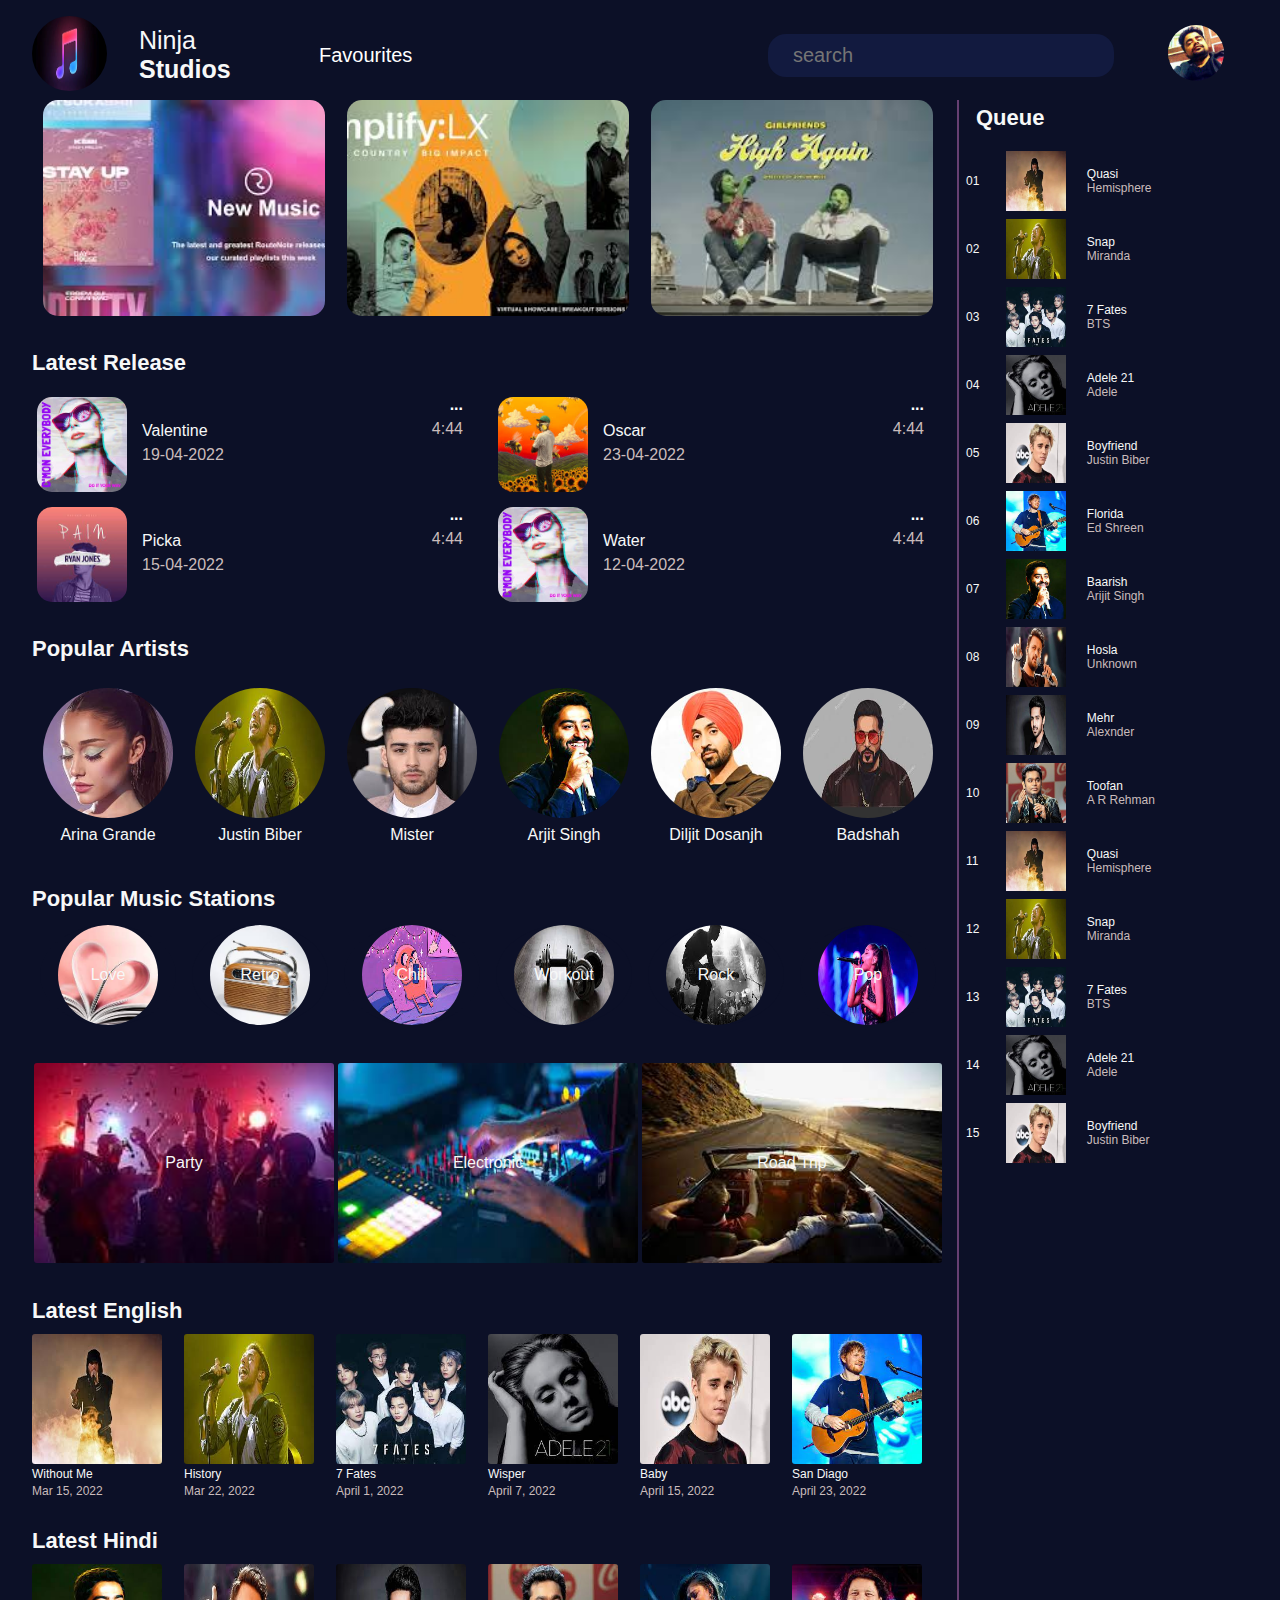
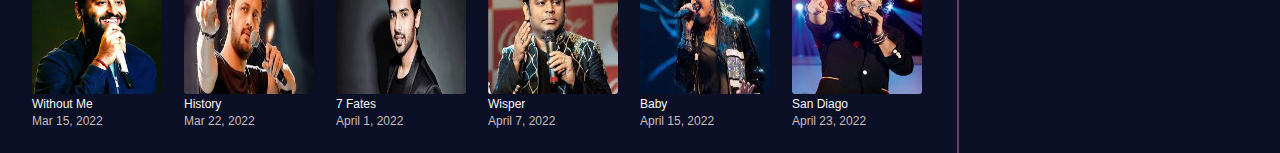
<file: index.html>
<!DOCTYPE html>
<html lang="en">

<head>
    <meta charset="UTF-8">
    <meta http-equiv="X-UA-Compatible" content="IE=edge">
    <meta name="viewport" content="width=device-width, initial-scale=1.0">
    <link rel="stylesheet" href="https://cdnjs.cloudflare.com/ajax/libs/font-awesome/6.1.1/css/all.min.css"
        integrity="sha512-KfkfwYDsLkIlwQp6LFnl8zNdLGxu9YAA1QvwINks4PhcElQSvqcyVLLD9aMhXd13uQjoXtEKNosOWaZqXgel0g=="
        crossorigin="anonymous" referrerpolicy="no-referrer" />
    <link rel="stylesheet" href="index.css">
    <title>Document</title>
</head>

<body>
    <div class="container">
        <!-- NAV BAR -->
        <section class="nav-bar">
            <div class="logo">
                <img src="./images/logo3.jpg" alt="Logo" class="logo-img">
            </div>
            <div class="name">
                <p id="first-name">Ninja</p>
                <p id="last-name">Studios</p>
            </div>
            <div class="favourite">
                <a href="#">Favourites</a>
            </div>
            <div class="search-box">
                <div class="search-box-content">
                    <i class="fa-solid fa-magnifying-glass magnifying-glass"></i>
                    <input type="text " placeholder="search">
                    <i class="fa-solid fa-microphone microphone"></i>
                </div>
            </div>
            <div class="bell-icon"><i class="fa-solid fa-bell fa-1.5x"></i></div>
            <div class="profile-image-container">
                <div class="profile-image">
                    <img src="./images/yogi.jpg" alt="image">
                </div>
            </div>
        </section>
        <!-- main container : conatining main section and aside bar for quese -->
        <div class="main-container">
            <div class="main">
                <!-- New Releases -->
                <section class="new-releases">
                    <div>
                        <img class="cover-images" src="./images/cover1.jpg" alt="cover1">
                    </div>
                    <div>
                        <img class="cover-images" src="./images/cover2.jpg" alt="cover2">
                    </div>
                    <div>
                        <img class="cover-images" src="./images/cover3.jpg" alt="cover3">
                    </div>
                </section>
                <!-- Latest Releases -->
                <section class="latest-releases">
                    <h3 class="color-white">Latest Release</h3>
                    <div class="latest-songs">
                        <div class="song-info">
                            <div class="song-image">
                                <a href="#now-playing"> <img class="resize-song-image" src="./images/song-image.jpg"
                                        alt=""></a>
                            </div>
                           
                            <div class="song-name">
                                <p class="color-white">Valentine</p>
                                <p class="color-grey"> 19-04-2022</p>
                            </div>
                            <div class="add-info">
                                <a href="#add-info-lightbox"><p class="three-dots">...</p></a> 
                                <p class="color-grey">4:44</p>
                            </div>
                        </div>
                        <div class="song-info">
                            <div class="song-image">
                                <a href="#now-playing"> <img class="resize-song-image" src="./images/song-image2.jpg"
                                    alt=""></a>
                            </div>
                            <div class="song-name">
                                <p class="color-white">Oscar</p>
                                <p class="color-grey"> 23-04-2022</p>
                            </div>
                            <div class="add-info">
                                <a href="#add-info-lightbox"><p class="three-dots">...</p></a> 
                                <p class="color-grey">4:44</p>
                            </div>
                        </div>
                        <div class="song-info">
                            <div class="song-image">
                                <a class="color-white" href="#now-playing"> <img class="resize-song-image" src="./images/song-image3.jpg"
                                    alt=""></a>
                            </div>
                            <div class="song-name">
                                <p class="color-white">Picka</p>
                                <p class="color-grey"> 15-04-2022</p>
                            </div>
                            <div class="add-info">
                                <a href="#add-info-lightbox"><p class="three-dots">...</p></a> 
                                <p class="color-grey">4:44</p>
                            </div>
                        </div>
                        <div class="song-info">
                            <div class="song-image">
                                <a href="#now-playing"> <img class="resize-song-image" src="./images/song-image.jpg"
                                    alt=""></a>
                            </div>
                            <div class="song-name">
                                <p class="color-white">Water</p>
                                <p class="color-grey"> 12-04-2022</p>
                            </div>
                            <div class="add-info">
                               <a href="#add-info-lightbox"><p class="three-dots">...</p></a> 
                                <p class="color-grey">4:44</p>
                            </div>
                        </div>
                    </div>
                    <!-- additional info lightbox in latest releases section. It shows up when ... is clicked -->

                    <div id="add-info-lightbox">
                        <div class="add-info-container">
                            <div class="color-white" >Play Now   </div>
                            <div class="color-white" >Add To Queue</div>
                            <div class="color-white" >Add To Favourites</div>
                            <div  ><a class="close" href="#"><h3 class="color-white" >X</h3></a></div>
                        </div>
                    </div>

                     <!-- bottom music playing bar -->
                     <div id="now-playing" class="color-white">
                        <div class="left-cell bg-transparent">
                            <div class="left-cell-img">
                                <img class="left-cell-img-resize" src="./images/honey.jpg" alt="">

                            </div>
                            <div class="left-cell-info bg-transparent">
                                <p class="color-white bg-transparent">Hogi Meri Jeet</p>
                                <p class="color-grey bg-transparent">Honey Singh</p>
                            </div>
                            <div class="left-cell-like bg-transparent">
                                <i class="fa-solid fa-heart bg-transparent"></i>
                                <!-- <i class="fa-solid fa-album-collection bg-transparent"></i> -->
                                <i class="fa-solid fa-ban bg-transparent"></i>
                            </div>

                        </div>
                        <div class="middle-cell bg-transparent">
                           <audio class="bg-transparent" src="./music/Hogi-Meri-Jeet.mp3" controls></audio>

                        </div>
                        <div class="right-cell bg-transparent">
                            
                            <i class=" bg-transparent fa-solid fa-backward-step"></i>
                            <i class=" bg-transparent fa-solid fa-pause"></i>
                            <i class=" bg-transparent fa-solid fa-forward-step"></i>
                            
                            <div id="close" class="bg-transparent">
                                <a class="bg-transparent color-white" href="#">X</a>
                            </div>
                        </div>


                    </div>
                </section>

                <!-- Popular Artists -->
                <!-- In this section if we click on images we will be directed to popular artists page.
                once there we can come back to our home page using Back To Home link in navigation bar -->
                
                <section class="popular-artists-corousal">
                    <h3 class="color-white">Popular Artists</h3>
                    <div class="popular-artists">
                        <div class="popular-artist-card">
                            <a href="popular_artist.html"> <img src="./images/singer-img1.jpg" alt=""></a>
                            <p class="color-white bold">Arina Grande</p>
                        </div>
                        <div class="popular-artist-card">
                            <a href="popular_artist.html"> <img src="./images/latest-english2.jpg" alt=""></a>
                            <p class="color-white bold">Justin Biber</p>
                        </div>
                        <div class="popular-artist-card">
                            <a href="popular_artist.html"> <img src="./images/singer-img3.jpg" alt=""></a>
                            <p class="color-white bold">Mister</p>
                        </div>
                        <div class="popular-artist-card">
                            <a href="popular_artist.html"> <img src="./images/singer-img4.jpg" alt=""></a>
                            <p class="color-white bold">Arjit Singh</p>
                        </div>
                        <div class="popular-artist-card">
                            <a href="popular_artist.html"> <img src="./images/singer-img5.jpg" alt=""></a>
                            <p class="color-white bold">Diljit Dosanjh</p>
                        </div>
                        <div class="popular-artist-card">
                            <a href="popular_artist.html"> <img src="./images/singer-img6.jpg" alt=""></a>
                            <p class="color-white bold">Badshah</p>
                        </div>


                    </div>


                </section>

                <!-- Music Station -->

                <section class="music-station">
                    <h3 class="color-white">Popular Music Stations </h3>
                    <div class="station-container">
                        <div class="station">
                            <p class="color-white">Love</p>
                            <img src="./images/station-img1.jpg" alt="">
                        </div>
                        <div class="station">
                            <p class="color-white">Retro</p>
                            <img src="./images/station-img2.jpg" alt="">
                        </div>
                        <div class="station">
                            <p class="color-white">Chill</p>
                            <img src="./images/station-img3.jpg" alt="">
                        </div>
                        <div class="station">
                            <p class="color-white">Workout</p>
                            <img src="./images/station-img4.jpg" alt="">
                        </div>
                        <div class="station">
                            <p class="color-white">Rock</p>
                            <img src="./images/station-img5.jpg" alt="">
                        </div>
                        <div class="station">
                            <p class="color-white">Pop</p>
                            <img src="./images/station-img6.jpg" alt="">
                        </div>
                    </div>
                </section>
                <!-- Occasion -->
                <section class="occasion">
                    <div class="occasion-card">
                        <p class="color-white">Party</p>
                        <img src="./images/party-img.jpg" alt="">
                    </div>
                    <div class="occasion-card">
                        <p class="color-white">Electronic</p>
                        <img src="./images/electronic-img.jpg" alt="">
                    </div>
                    <div class="occasion-card">
                        <p class="color-white">Road Trip</p>
                        <img src="./images/road-trip.jpg" alt="">
                    </div>
                </section>
                <!-- Latest English -->
                <section class="latest">
                    <h3 class="color-white">Latest English</h3>
                    <div class="latest-card-container">
                        <div class="latest-card">
                            <img src="./images/latest-english1.jpg" alt="">
                            <p class="color-white">Without Me</p>
                            <p class="color-grey"> Mar 15, 2022</p>
                        </div>
                        <div class="latest-card">
                            <img src="./images/latest-english2.jpg" alt="">
                            <p class="color-white">History</p>
                            <p class="color-grey"> Mar 22, 2022</p>
                        </div>
                        <div class="latest-card">
                            <img src="./images/latest-english3.jpg" alt="">
                            <p class="color-white">7 Fates</p>
                            <p class="color-grey"> April 1, 2022</p>
                        </div>
                        <div class="latest-card">
                            <img src="./images/latest-english4.jpg" alt="">
                            <p class="color-white">Wisper</p>
                            <p class="color-grey"> April 7, 2022</p>
                        </div>
                        <div class="latest-card">
                            <img src="./images/latest-english5.jpg" alt="">
                            <p class="color-white">Baby</p>
                            <p class="color-grey"> April 15, 2022</p>
                        </div>
                        <div class="latest-card">
                            <img src="./images/latest-english6.jpg" alt="">
                            <p class="color-white">San Diago</p>
                            <p class="color-grey"> April 23, 2022</p>
                        </div>
                    </div>
                </section>
                <!-- Latest Hindi -->
                <section class="latest">
                    <h3 class="color-white">Latest Hindi</h3>
                    <div class="latest-card-container">
                        <div class="latest-card">
                            <img src="./images/latest-hindi1.jpg" alt="">
                            <p class="color-white">Without Me</p>
                            <p class="color-grey"> Mar 15, 2022</p>
                        </div>
                        <div class="latest-card">
                            <img src="./images/latest-hindi2.jpg" alt="">
                            <p class="color-white">History</p>
                            <p class="color-grey"> Mar 22, 2022</p>
                        </div>
                        <div class="latest-card">
                            <img src="./images/latest-hindi3.jpg" alt="">
                            <p class="color-white">7 Fates</p>
                            <p class="color-grey"> April 1, 2022</p>
                        </div>
                        <div class="latest-card">
                            <img src="./images/latest-hindi4.jpg" alt="">
                            <p class="color-white">Wisper</p>
                            <p class="color-grey"> April 7, 2022</p>
                        </div>
                        <div class="latest-card">
                            <img src="./images/latest-hindi5.jpg" alt="">
                            <p class="color-white">Baby</p>
                            <p class="color-grey"> April 15, 2022</p>
                        </div>
                        <div class="latest-card">
                            <img src="./images/latest-hindi6.jpg" alt="">
                            <p class="color-white">San Diago</p>
                            <p class="color-grey"> April 23, 2022</p>
                        </div>
                    </div>
                </section>
            </div>
            <!-- Sidebar Containing Queue -->
            <aside class="queue-section">

                <a href="#queue-lightbox">
                    <h3 id="queue" class="queue-heading color-white">Queue </i></h3>
                </a>
                <!-- queue Lightbox -->
                    <div id="queue-lightbox">
                        <a class="bg-transparent" href="#">X</a>
                        <p class="bg-transparent">Playlists</p>
                        <p class="bg-transparent">Favourite Songs</p>
                    </div>    

                <div class="queue-card-container">
                    <div class="queue-card">
                        <div class=" color-white song-number">01</div>
                        <div class="queue-card-img">
                            <img src="./images/latest-english1.jpg" alt="">
                        </div>
                        <div class="queue-song-info">
                            <p class="color-white">Quasi</p>
                            <p class="color-grey">Hemisphere</p>
                        </div>
                        <div class="heart">
                            <a href="#"><i class=" color-white fa-solid fa-heart"></i></a>
                        </div>
                    </div>
                    <div class="queue-card">
                        <div class=" color-white song-number"><p>02</p>
                        </div>
                        <div class="queue-card-img">
                            <img src="./images/latest-english2.jpg" alt="">
                        </div>
                        <div class="queue-song-info">
                            <p class="color-white">Snap</p>
                            <p class="color-grey">Miranda</p>
                        </div>
                        <div class="heart">
                            <a href="#"><i class=" color-white fa-solid fa-heart"></i></a>
                        </div>
                    </div>
                    <div class="queue-card">
                        <div class=" color-white song-number">03</div>
                        <div class="queue-card-img">
                            <img src="./images/latest-english3.jpg" alt="">
                        </div>
                        <div class="queue-song-info">
                            <p class="color-white">7 Fates</p>
                            <p class="color-grey">BTS</p>
                        </div>
                        <div class="heart">
                            <a href="#"><i class=" color-white fa-solid fa-heart"></i></a>
                        </div>
                    </div>
                    <div class="queue-card">
                        <div class=" color-white song-number">04</div>
                        <div class="queue-card-img">
                            <img src="./images/latest-english4.jpg" alt="">
                        </div>
                        <div class="queue-song-info">
                            <p class="color-white">Adele 21</p>
                            <p class="color-grey">Adele</p>
                        </div>
                        <div class="heart">
                            <a href="#"><i class=" color-white fa-solid fa-heart"></i></a>
                        </div>
                    </div>
                    <div class="queue-card">
                        <div class=" color-white song-number">05</div>
                        <div class="queue-card-img">
                            <img src="./images/latest-english5.jpg" alt="">
                        </div>
                        <div class="queue-song-info">
                            <p class="color-white">Boyfriend</p>
                            <p class="color-grey">Justin Biber</p>
                        </div>
                        <div class="heart">
                            <a href="#"><i class=" color-white fa-solid fa-heart"></i></a>
                        </div>
                    </div>
                    <div class="queue-card">
                        <div class=" color-white song-number">06</div>
                        <div class="queue-card-img">
                            <img src="./images/latest-english6.jpg" alt="">
                        </div>
                        <div class="queue-song-info">
                            <p class="color-white">Florida</p>
                            <p class="color-grey">Ed Shreen</p>
                        </div>
                        <div class="heart">
                            <a href="#"><i class=" color-white fa-solid fa-heart"></i></a>
                        </div>
                    </div>
                    <div class="queue-card">
                        <div class=" color-white song-number">07</div>
                        <div class="queue-card-img">
                            <img src="./images/latest-hindi1.jpg" alt="">
                        </div>
                        <div class="queue-song-info">
                            <p class="color-white">Baarish</p>
                            <p class="color-grey">Arijit Singh</p>
                        </div>
                        <div class="heart">
                            <a href="#"><i class=" color-white fa-solid fa-heart"></i></a>
                        </div>
                    </div>
                    <div class="queue-card">
                        <div class=" color-white song-number">08</div>
                        <div class="queue-card-img">
                            <img src="./images/latest-hindi2.jpg" alt="">
                        </div>
                        <div class="queue-song-info">
                            <p class="color-white">Hosla</p>
                            <p class="color-grey">Unknown</p>
                        </div>
                        <div class="heart">
                            <a href="#"><i class=" color-white fa-solid fa-heart"></i></a>
                        </div>
                    </div>
                    <div class="queue-card">
                        <div class=" color-white song-number">09</div>
                        <div class="queue-card-img">
                            <img src="./images/latest-hindi3.jpg" alt="">
                        </div>
                        <div class="queue-song-info">
                            <p class="color-white">Mehr</p>
                            <p class="color-grey">Alexnder</p>
                        </div>
                        <div class="heart">
                            <a href="#"><i class=" color-white fa-solid fa-heart"></i></a>
                        </div>
                    </div>
                    <div class="queue-card">
                        <div class=" color-white song-number">10</div>
                        <div class="queue-card-img">
                            <img src="./images/latest-hindi4.jpg" alt="">
                        </div>
                        <div class="queue-song-info">
                            <p class="color-white">Toofan</p>
                            <p class="color-grey">A R Rehman</p>
                        </div>
                        <div class="heart">
                           <a href="#"><i class=" color-white fa-solid fa-heart"></i></a> 
                            
                        </div>
                    </div>
                    <div class="queue-card">
                        <div class=" color-white song-number">11</div>
                        <div class="queue-card-img">
                            <img src="./images/latest-english1.jpg" alt="">
                        </div>
                        <div class="queue-song-info">
                            <p class="color-white">Quasi</p>
                            <p class="color-grey">Hemisphere</p>
                        </div>
                        <div class="heart">
                            <a href="#"><i class=" color-white fa-solid fa-heart"></i></a>
                        </div>
                    </div>
                    <div class="queue-card">
                        <div class=" color-white song-number">
                            <p>12</p>
                        </div>
                        <div class="queue-card-img">
                            <img src="./images/latest-english2.jpg" alt="">
                        </div>
                        <div class="queue-song-info">
                            <p class="color-white">Snap</p>
                            <p class="color-grey">Miranda</p>
                        </div>
                        <div class="heart">
                            <a href="#"><i class=" color-white fa-solid fa-heart"></i></a>
                        </div>
                    </div>
                    <div class="queue-card">
                        <div class=" color-white song-number">13</div>
                        <div class="queue-card-img">
                            <img src="./images/latest-english3.jpg" alt="">
                        </div>
                        <div class="queue-song-info">
                            <p class="color-white">7 Fates</p>
                            <p class="color-grey">BTS</p>
                        </div>
                        <div class="heart">
                            <a href="#"><i class=" color-white fa-solid fa-heart"></i></a>
                        </div>
                    </div>
                    <div class="queue-card">
                        <div class=" color-white song-number">14</div>
                        <div class="queue-card-img">
                            <img src="./images/latest-english4.jpg" alt="">
                        </div>
                        <div class="queue-song-info">
                            <p class="color-white">Adele 21</p>
                            <p class="color-grey">Adele</p>
                        </div>
                        <div class="heart">
                            <a href="#"><i class=" color-white fa-solid fa-heart"></i></a>
                        </div>
                    </div>
                    <div class="queue-card">
                        <div class=" color-white song-number">15</div>
                        <div class="queue-card-img">
                            <img src="./images/latest-english5.jpg" alt="">
                        </div>
                        <div class="queue-song-info">
                            <p class="color-white">Boyfriend</p>
                            <p class="color-grey">Justin Biber</p>
                        </div>
                        <div class="heart">
                            <a href="#"><i class=" color-white fa-solid fa-heart"></i></a>
                        </div>
                    </div>
                </div>

            </aside>
        </div>

    </div>
</body>

</html>
</file>
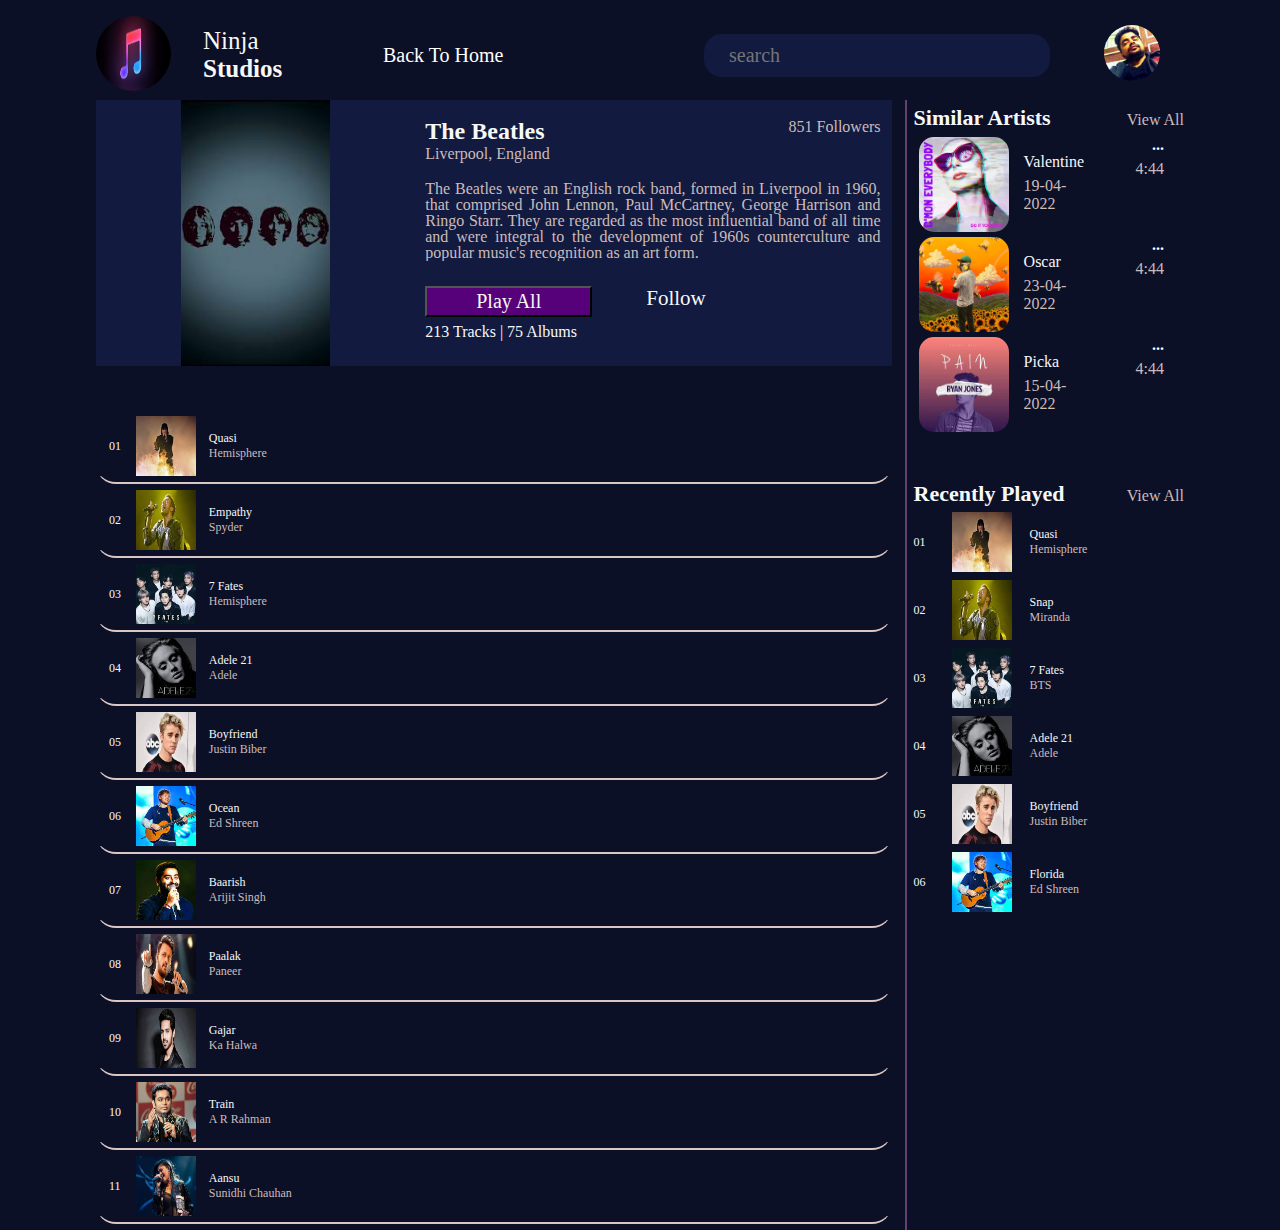
<file: popular_artist.html>
<!DOCTYPE html>
<html lang="en">

<head>
    <meta charset="UTF-8">
    <meta http-equiv="X-UA-Compatible" content="IE=edge">
    <meta name="viewport" content="width=device-width, initial-scale=1.0">
    <link rel="stylesheet" href="https://cdnjs.cloudflare.com/ajax/libs/font-awesome/6.1.1/css/all.min.css"
        integrity="sha512-KfkfwYDsLkIlwQp6LFnl8zNdLGxu9YAA1QvwINks4PhcElQSvqcyVLLD9aMhXd13uQjoXtEKNosOWaZqXgel0g=="
        crossorigin="anonymous" referrerpolicy="no-referrer" />
    <link rel="stylesheet" href="popular_artist.css">
    <title>Popular Artist</title>
</head>

<body>
    <div class="container">
        <!-- this section containes navigation bar, logo and search bar -->
        <section class="nav-bar">
            <div class="logo">
                <a href="index.html"> <img src="./images/logo3.jpg" alt="Logo" class="logo-img"></a>
            </div>
            <div class="name">
                <p id="first-name">Ninja</p>
                <p id="last-name">Studios</p>
            </div>
            <div class="favourite">
                <a href="index.html">Back To Home</a>
            </div>
            <div class="search-box">
                <div class="search-box-content">
                    <i class="fa-solid fa-magnifying-glass magnifying-glass"></i>
                    <input type="text " placeholder="search">
                    <i class="fa-solid fa-microphone microphone"></i>
                </div>
            </div>
            <div class="bell-icon"><i class="fa-solid fa-bell fa-1.5x"></i></div>
            <div class="profile-image-container">
                <div class="profile-image">
                    <img src="./images/yogi.jpg" alt="image">
                </div>
            </div>
        </section>
        <!-- main container : containing main section and aside bar for quese -->
        <div class="main-container">
            <div class="main">
                <div class="artist-info-card bg-blue">
                    <div class="artist-image-container bg-blue">

                    </div>
                    <div class="artist-info-container bg-blue ">
                        <div class="band-name-container bg-blue">
                            <div class="band-name-and-origin bg-blue ">
                                <h2 class="color-white bg-blue">The Beatles</h2>
                                <p class="color-grey bg-blue">Liverpool, England</p>
                            </div>
                            <div class="follower-count bg-blue">
                                <p class="color-grey bg-blue">851 Followers</p>
                            </div>
                        </div>
                        <div class="description bg-blue">
                            <p class="color-grey bg-blue">
                                The Beatles were an English rock band, formed in Liverpool in 1960, that comprised John
                                Lennon, Paul McCartney, George Harrison and Ringo Starr. They are regarded as the most
                                influential band of all time and were integral to the development of 1960s
                                counterculture and popular music's recognition as an art form.
                            </p>
                        </div>
                        <div class="follow-container bg-blue">
                            <div class="play-all bg-blue">
                                    <button class="play-button color-white" >Play All</button>
                                    <p class="color-white bg-blue">213 Tracks | 75 Albums</p>
                            </div>
                            <div class="follow-link bg-blue">
                                <a class="bg-blue color-white" href="#">Follow</a>
                            </div>
                        </div>
                    </div>
                </div>
                <!-- artist songs section -->
                <div class="artist-songs-container">
                    <div class="queue-card">
                        <div class=" color-white song-number">01</div>
                        <div class="queue-card-img">
                            <img src="./images/latest-english1.jpg" alt="">
                        </div>
                        <div class="queue-song-info">
                            <p class="color-white">Quasi</p>
                            <p class="color-grey">Hemisphere</p>
                        </div>
                        <div class="heart">
                            <a href="#"><i class=" color-white fa-solid fa-heart"></i></a>
                            <a href="#"><i class=" color-white fa-solid fa-plus"></i></a>
                        </div>
                    </div>
                    <div class="queue-card">
                        <div class=" color-white song-number">02</div>
                        <div class="queue-card-img">
                            <img src="./images/latest-english2.jpg" alt="">
                        </div>
                        <div class="queue-song-info">
                            <p class="color-white">Empathy</p>
                            <p class="color-grey">Spyder</p>
                        </div>
                        <div class="heart">
                            <a href="#"><i class=" color-white fa-solid fa-heart"></i></a>
                            <a href="#"><i class=" color-white fa-solid fa-plus"></i></a>
                        </div>
                    </div>
                    <div class="queue-card">
                        <div class=" color-white song-number">03</div>
                        <div class="queue-card-img">
                            <img src="./images/latest-english3.jpg" alt="">
                        </div>
                        <div class="queue-song-info">
                            <p class="color-white">7 Fates</p>
                            <p class="color-grey">Hemisphere</p>
                        </div>
                        <div class="heart">
                            <a href="#"><i class=" color-white fa-solid fa-heart"></i></a>
                            <a href="#"><i class=" color-white fa-solid fa-plus"></i></a>
                        </div>
                    </div>
                    <div class="queue-card">
                        <div class=" color-white song-number">04</div>
                        <div class="queue-card-img">
                            <img src="./images/latest-english4.jpg" alt="">
                        </div>
                        <div class="queue-song-info">
                            <p class="color-white">Adele 21</p>
                            <p class="color-grey">Adele</p>
                        </div>
                        <div class="heart">
                            <a href="#"><i class=" color-white fa-solid fa-heart"></i></a>
                            <a href="#"><i class=" color-white fa-solid fa-plus"></i></a>
                        </div>
                    </div>
                    <div class="queue-card">
                        <div class=" color-white song-number">05</div>
                        <div class="queue-card-img">
                            <img src="./images/latest-english5.jpg" alt="">
                        </div>
                        <div class="queue-song-info">
                            <p class="color-white">Boyfriend</p>
                            <p class="color-grey">Justin Biber </p>
                        </div>
                        <div class="heart">
                            <a href="#"><i class=" color-white fa-solid fa-heart"></i></a>
                            <a href="#"><i class=" color-white fa-solid fa-plus"></i></a>
                        </div>
                    </div>
                    <div class="queue-card">
                        <div class=" color-white song-number">06</div>
                        <div class="queue-card-img">
                            <img src="./images/latest-english6.jpg" alt="">
                        </div>
                        <div class="queue-song-info">
                            <p class="color-white">Ocean</p>
                            <p class="color-grey">Ed Shreen</p>
                        </div>
                        <div class="heart">
                            <a href="#"><i class=" color-white fa-solid fa-heart"></i></a>
                            <a href="#"><i class=" color-white fa-solid fa-plus"></i></a>
                        </div>
                    </div>
                    <div class="queue-card">
                        <div class=" color-white song-number">07</div>
                        <div class="queue-card-img">
                            <img src="./images/latest-hindi1.jpg" alt="">
                        </div>
                        <div class="queue-song-info">
                            <p class="color-white">Baarish</p>
                            <p class="color-grey">Arijit Singh</p>
                        </div>
                        <div class="heart">
                            <a href="#"><i class=" color-white fa-solid fa-heart"></i></a>
                            <a href="#"><i class=" color-white fa-solid fa-plus"></i></a>
                        </div>
                    </div>
                    <div class="queue-card">
                        <div class=" color-white song-number">08</div>
                        <div class="queue-card-img">
                            <img src="./images/latest-hindi2.jpg" alt="">
                        </div>
                        <div class="queue-song-info">
                            <p class="color-white">Paalak</p>
                            <p class="color-grey">Paneer</p>
                        </div>
                        <div class="heart">
                            <a href="#"><i class=" color-white fa-solid fa-heart"></i></a>
                            <a href="#"><i class=" color-white fa-solid fa-plus"></i></a>
                        </div>
                    </div>
                    <div class="queue-card">
                        <div class=" color-white song-number">09</div>
                        <div class="queue-card-img">
                            <img src="./images/latest-hindi3.jpg" alt="">
                        </div>
                        <div class="queue-song-info">
                            <p class="color-white">Gajar</p>
                            <p class="color-grey">Ka Halwa</p>
                        </div>
                        <div class="heart">
                            <a href="#"><i class=" color-white fa-solid fa-heart"></i></a>
                            <a href="#"><i class=" color-white fa-solid fa-plus"></i></a>
                        </div>
                    </div>
                    <div class="queue-card">
                        <div class=" color-white song-number">10</div>
                        <div class="queue-card-img">
                            <img src="./images/latest-hindi4.jpg" alt="">
                        </div>
                        <div class="queue-song-info">
                            <p class="color-white">Train</p>
                            <p class="color-grey">A R Rahman</p>
                        </div>
                        <div class="heart">
                            <a href="#"><i class=" color-white fa-solid fa-heart"></i></a>
                            <a href="#"><i class=" color-white fa-solid fa-plus"></i></a>
                        </div>
                    </div>
                    <div class="queue-card">
                        <div class=" color-white song-number">11</div>
                        <div class="queue-card-img">
                            <img src="./images/latest-hindi5.jpg" alt="">
                        </div>
                        <div class="queue-song-info">
                            <p class="color-white">Aansu</p>
                            <p class="color-grey">Sunidhi Chauhan</p>
                        </div>
                        <div class="heart">
                            <a href="#"><i class=" color-white fa-solid fa-heart"></i></a>
                            <a href="#"><i class=" color-white fa-solid fa-plus"></i></a>
                        </div>
                    </div>
                </div>
            </div>

            <!-- sidebar containing similar artists and recently played -->
            <div class="sidebar">
                <!-- similar artists -->
                <div class="similar-artist-container">
                    <div class="header">
                        <h3 class="color-white">Similar Artists</h3>
                        <p class="color-grey" >View All</p>
                    </div>
                
                <div class="similar-artist-card">
                    <div class="song-info">
                        <div class="song-image">
                            <a href="#now-playing"> <img class="resize-song-image" src="./images/song-image.jpg"
                                    alt=""></a>
                        </div>
                       
                        <div class="song-name">
                            <p class="color-white">Valentine</p>
                            <p class="color-grey"> 19-04-2022</p>
                        </div>
                        <div class="add-info">
                            <a href="#add-info-lightbox"><p class="three-dots">...</p></a> 
                            <p class="color-grey">4:44</p>
                        </div>
                    </div>
                    <div class="song-info">
                        <div class="song-image">
                            <a href="#now-playing"> <img class="resize-song-image" src="./images/song-image2.jpg"
                                alt=""></a>
                        </div>
                        <div class="song-name">
                            <p class="color-white">Oscar</p>
                            <p class="color-grey"> 23-04-2022</p>
                        </div>
                        <div class="add-info">
                            <a href="#add-info-lightbox"><p class="three-dots">...</p></a> 
                            <p class="color-grey">4:44</p>
                        </div>
                    </div>
                    <div class="song-info">
                        <div class="song-image">
                            <a class="color-white" href="#now-playing"> <img class="resize-song-image" src="./images/song-image3.jpg"
                                alt=""></a>
                        </div>
                        <div class="song-name">
                            <p class="color-white">Picka</p>
                            <p class="color-grey"> 15-04-2022</p>
                        </div>
                        <div class="add-info">
                            <a href="#add-info-lightbox"><p class="three-dots">...</p></a> 
                            <p class="color-grey">4:44</p>
                        </div>
                    </div>
                </div>
                </div>
                <!-- recently played -->
                <div class="recently-played-container">
                    <div class="header">
                        <h3 class="color-white">Recently Played</h3>
                        <p class="color-grey" >View All</p>
                    </div>
                    <div class="recently-played-card">
                        <div class="recently-card">
                            <div class=" color-white song-number">01</div>
                            <div class="queue-card-img">
                                <img src="./images/latest-english1.jpg" alt="">
                            </div>
                            <div class="queue-song-info">
                                <p class="color-white">Quasi</p>
                                <p class="color-grey">Hemisphere</p>
                            </div>
                            <div class="heart">
                                <a href="#"><i class=" color-white fa-solid fa-heart"></i></a>
                            </div>
                        </div>
                        <div class="recently-card">
                            <div class=" color-white song-number"><p>02</p>
                            </div>
                            <div class="queue-card-img">
                                <img src="./images/latest-english2.jpg" alt="">
                            </div>
                            <div class="queue-song-info">
                                <p class="color-white">Snap</p>
                                <p class="color-grey">Miranda</p>
                            </div>
                            <div class="heart">
                                <a href="#"><i class=" color-white fa-solid fa-heart"></i></a>
                            </div>
                        </div>
                        <div class="recently-card">
                            <div class=" color-white song-number">03</div>
                            <div class="queue-card-img">
                                <img src="./images/latest-english3.jpg" alt="">
                            </div>
                            <div class="queue-song-info">
                                <p class="color-white">7 Fates</p>
                                <p class="color-grey">BTS</p>
                            </div>
                            <div class="heart">
                                <a href="#"><i class=" color-white fa-solid fa-heart"></i></a>
                            </div>
                        </div>
                        <div class="recently-card">
                            <div class=" color-white song-number">04</div>
                            <div class="queue-card-img">
                                <img src="./images/latest-english4.jpg" alt="">
                            </div>
                            <div class="queue-song-info">
                                <p class="color-white">Adele 21</p>
                                <p class="color-grey">Adele</p>
                            </div>
                            <div class="heart">
                                <a href="#"><i class=" color-white fa-solid fa-heart"></i></a>
                            </div>
                        </div>
                        <div class="recently-card">
                            <div class=" color-white song-number">05</div>
                            <div class="queue-card-img">
                                <img src="./images/latest-english5.jpg" alt="">
                            </div>
                            <div class="queue-song-info">
                                <p class="color-white">Boyfriend</p>
                                <p class="color-grey">Justin Biber</p>
                            </div>
                            <div class="heart">
                                <a href="#"><i class=" color-white fa-solid fa-heart"></i></a>
                            </div>
                        </div>
                        <div class="recently-card">
                            <div class=" color-white song-number">06</div>
                            <div class="queue-card-img">
                                <img src="./images/latest-english6.jpg" alt="">
                            </div>
                            <div class="queue-song-info">
                                <p class="color-white">Florida</p>
                                <p class="color-grey">Ed Shreen</p>
                            </div>
                            <div class="heart">
                                <a href="#"><i class=" color-white fa-solid fa-heart"></i></a>
                            </div>
                        </div>
                    </div>

                </div>

            </div>
        </div>
    </div>

</body>

</html>
</file>
<file: index.css>
* {
    margin: 0;
    padding: 0;
    box-sizing: border-box;
    font-family: sans-serif;
    background-color: hsl(231deg 53% 10%);

}

.container {
    width: 95%;
    height: 100vh;
    margin: auto;
    background-color: hsl(231deg 53% 10%);
}

h3{
    font-size: 22px;
    padding: 5px 0 5px 0;
}
.color-white {
    color: rgb(247, 248, 248);
}

.color-grey {
    color: rgb(202 188 188);
}

.bg-transparent {
    background: transparent;
}

/* NAV BAR */

.nav-bar{
    display: grid;
    height: 100px;
    align-items: center;
    grid-template-columns: 100px 100px auto 346px 50px 80px;
    color: rgb(247, 248, 248);
    grid-gap: 2px;
    background: transparent;
    padding-top: 10px;
    
}
.logo{
    overflow: hidden;
}
.logo img{
    height:75px;
    width: 75px;
    border-radius: 50%;
    overflow: hidden;
}
.name{
    font-size: 25px;
    padding-left: 5px;
    overflow: hidden;
}
.name #last-name{
    font-weight: bold;
}
.favourite{
    padding-left: 83px;
    font-size: 20px;
    overflow:hidden
}
.favourite a{
    text-decoration: none;
    color: white;
}
.favourite a:hover{
    color: rgb(140, 136, 136);
    border-bottom : 2px solid rgb(140, 136, 136);
}

.search-box-content{
    width: 100%;
    display: flex;
    align-items: center;
    background-color: hsl(230deg 55% 16%);
    border-radius: 18px;
    padding: 0 10px;
    
}
.search-box-content i:hover{
    color: rgb(140, 136, 136);
}
.search-box input{
    width: 100%;
    height: 43px;
    font-size: 20px;
    background:transparent;
    border: none;
    outline: none;
    
    color: white;
    padding-left: 15px;
}
.bell-icon{
    display: flex;
    justify-content: center;
}
.bell-icon i:hover{
    color: rgb(140, 136, 136);
}
 .profile-image img{
    
    width:70%;
    border-radius: 50%;
}
.profile-image img:hover{
    border : 2px solid rgb(140, 136, 136);
    
}

/* main container */
.main-container {
    display: grid;
    grid-template-columns: 3fr 1fr;
    height: auto;
    width: 100%;
    justify-content: center;
}

.main-container>.main {
    height: auto;
}

.main-container>.queue-section {
    height: auto;
     margin-left: 13px;
    padding-left: 7px;
    border-left: 2px solid #674072;
}

/* New Releases */
.new-releases {
    width: 100%;
    margin-bottom: 25px;
    display: grid;
    grid-template-columns: repeat(3, 1fr);
    align-items: center;
}

.new-releases div {
    margin: 0 auto;
}

.cover-images {
    width: 22vw;
    height: 24vh;
    border-radius: 15px;
    object-fit: cover;
    transition: 0.5s;
}

.cover-images:hover {
    transform: scale(1.3);
    z-index: 2;
}



/* Latest Releases */
.latest-releases {
    width: 100%;
    margin-bottom: 25px;
}

.latest-songs {
    display: grid;
    grid-template-columns: repeat(2, 1fr);
    color: white;
    grid-gap: 10px;
    margin-top: 15px;
}

.song-info {
    height: 100px;
    display: grid;
    grid-template-columns: 100px auto 100px;
    overflow: hidden;
}

.song-image{
    margin: auto;
    transition: all 0.5s ease-in-out;
}

.resize-song-image {
    height: 95px;
    width: 90px;
    border-radius: 15px;
}

.song-image:hover{
    transform: scale(1.2);
}

.song-name {
    display: flex;
    flex-direction: column;
    justify-content: center;
    padding-left: 10px;
}

.song-name p {
    margin-bottom: 6px;
}

.add-info {
    display: flex;
    flex-direction: column;
    align-items: end;
    padding-right: 20px;
}

.add-info p {
    margin-bottom: 6px;
}
.add-info a{
    text-decoration: none;
}
.three-dots{
    font-weight: bolder;
    color: white;
    
}
/* additional info lightbox in latest releases section. It shows up when ... is clicked */

#add-info-lightbox{
    position: fixed;
    height: 0;
    width: 180px;
    top: 0;
    right: -5%;
    overflow: hidden;
    display: flex;
    flex-direction: column-reverse;
    align-items: center;
}

.add-info-container div,
.add-info-container div a h3
{
    background-color: rgb(186, 183, 183);
    padding-bottom: 3px;
    

}
.close{
    text-decoration: none;
}
#add-info-lightbox:target{
    
    top: 50%;
    left: 37%;
    height: 110px;
    width: 180px;
    background-color: rgb(186, 183, 183);
    border-radius: 4px;
}

/* now playing in bottom music player */
#now-playing {
    height: 0;
    width: 0;
    position: fixed;
    top: 0;
    left: 0;
    overflow: hidden;
    display: grid;
    grid-template-columns: 300px auto 300px;
    z-index: 5;
}

#now-playing:target {
    height: 82px;
    width: -webkit-fill-available;
    top: 89%;
    background-color: rgb(82, 79, 79);
    
}

.left-cell {
    display: grid;
    grid-template-columns: 50px auto 50px;
    padding-left: 2rem;
    justify-content: center;
    align-items: center;
    overflow: hidden;
}

.left-cell-img {
    height: 50px;
    width: 50px;
}

.left-cell-img-resize {
    height: 50px;
    width: 50px;

}

.left-cell-info {
    height: auto;
    width: auto;
    padding-left: 4px;
    overflow: hidden;
}

.left-cell-info p {
    margin-bottom: 3px;
}

.left-cell-like {
    height: 86px;

}

.left-cell-like i {
    height: 20px;
    width: 20px;
    padding-top: 24px;
    padding-left: 14px;
}

.fa-heart:hover{
    color: red;
}

.fa-ban:hover{
    color: black;
}

.middle-cell {
    display: flex;
    justify-content: center;
    align-items: center;
}

.middle-cell audio{
 width: 100%;   
}

.right-cell {
    position: relative;
    display: flex;
    align-items: center;
    justify-content: space-evenly;
}

.right-cell i {
    height: 20px;
    width: 20px;
}

.right-cell #close{
    position: relative;
    top: -29px;
    right: -35px;
    padding: 2px;
    border-radius: 3px;
}
.right-cell #close:hover{
        background-color: gray;
}
#close a{
    text-decoration: none;
    font-weight: 700;
    font-size: large;
}

.controls i {
    height: 20px;
    width: 20px;
}


/* popular-artist-corousal */
.popular-artists-corousal {
    width: 100%;
    margin-bottom: 25px;
}

.popular-artists {
    display: grid;
    grid-template-columns: repeat(6, 1fr);
    height: 21vh;
    padding-top: 8px;
    justify-content: center;
    align-items: center;
}

.popular-artist-card {
    display: flex;
    flex-direction: column;
    align-items: center;
}

.popular-artist-card p {
    margin-top: 4px;
}

.popular-artists img {
    height: 130px;
    width: 130px;
    border-radius: 50%;
    transition: all 0.4s ease-in-out;
}

.popular-artists img:hover{
    transform: scale(1.1);
}



/* Music Station */
.music-station{
   width: 100%;
   margin-bottom: 25px;
    background-color:hsl(230deg 55% 16%) ;
}

.station-container{
    display: grid;
    grid-template-columns: repeat(6, 1fr);
    justify-content: center;
    align-items: center;
}

.station{
     margin: 8px;
     position: relative;
    display: flex;
    justify-content: center;
    align-items: center;
    overflow: hidden;
    border-radius: 50%;
}

.station p{
    position: absolute;
    background: transparent;
    z-index: 2;
}

.station img{
    height: 100px;
    width: 100px;
    border-radius: 50%;
    transition: all 0.4s;
    overflow: hidden;
}

.station img:hover{
    transform: scale(1.3);
}

/* Occasion */

.occasion{
    display: grid;
    grid-template-columns: repeat(3, 1fr);
    margin-bottom: 25px;
}

.occasion-card{
    display: flex;
    position: relative;
    justify-content: center;
    align-items: center;
    padding: 5px 8px 5px 8px;
    overflow: hidden;
}

.occasion-card p{
    position: absolute;
    background: transparent;
    z-index: 2;
}

.occasion-card img{
    width: 300px;
    height: 200px;
    transition: all 0.4s;
    border-radius: 3px;
    
}

.occasion-card img:hover{
    transform: scale(1.3);
}

/* Latest English and Hindi */

.latest-card-container{
    display: grid;
    grid-template-columns: repeat(6,1fr);
    margin-bottom: 25px;
    margin-top: 5px;
}

.latest-card{
    display: flex;
    flex-direction: column;
}

.latest-card p{
    margin-top: 3px;
    font-size: 12px;
}

.latest-card img{
    width: 130px;
    height: 130px;
   border-radius: 3px;
}

/* Sidebar Queue  */

.queue-section a{
    text-decoration: none;
}

.queue-heading{
    padding-left: 10px;
    margin-bottom: 15px;
}

.queue-heading::after{              /* for adding chevron*/
    font-family: "Font Awesome 5 Free";
    font-weight: 900;
    content: "\f078";
    display: inline-block;
    font-style: normal;
    font-variant: normal;
    text-rendering: auto;
    -webkit-font-smoothing:antialiased;
    
}

.queue-card{
    display: grid;
    grid-template-columns: 1fr 2fr 3fr 1fr;
    margin-bottom: 8px;
}

.queue-card div{
    display: flex;
    font-size: 12px;
    flex-direction: column;
    justify-content: center;
}

.queue-card-img img{
    height: 60px;
    width: 60px;
}
.heart a i:hover{
    color: red;
}

/* Queue Lightbox */

#queue-lightbox{
    position: fixed;
    height: 0;
    width: 180px;
    top: 0;
    right: -5%;
    overflow: hidden;
    display: flex;
    flex-direction: column-reverse;
    align-items: center;
}

#queue-lightbox a{
    background-color: #dedcdc;
    padding: 1px 2px;
    border-radius: 5px;
    font-weight: bolder;
}

#queue-lightbox p{
    border-bottom: 2px solid black;
    margin-bottom: 2px;
    transition: all 0.2s ease-in-out;
}

#queue-lightbox p:hover{
    cursor: pointer;
    padding-left: 5px;
}

#queue-lightbox:target{
    top: 17%;
    right: 7%;
    height: 67px;
    width: 180px;
    background-color: rgb(186, 183, 183);
    border-radius: 4px;
}

/* this section containes media quaries for entire page
   they are arrange in the same order as they appear on the page */

@media screen and (max-width: 992px) {
    .nav-bar{
        grid-template-columns: 0px 0px 0px auto 50px 80px;
        
    }
    h3{
        text-align: center;
    }
    .new-releases {
        grid-template-columns: 1fr;
    }
    

    .cover-images {
        width: 88vw;
        height: 40vh;
        margin-bottom: 12px;
    }

    .queue{
        width: 0%;
    }

    .main-container{
        width: 100%;
    }

    .main-container{
        grid-template-columns: 1fr;
    }

     .music-station{
        margin-top: 137px;
    }

    .station-container {
         grid-template-columns: repeat(3, 1fr);
    }

    .popular-artists {
        grid-template-columns: repeat(3, 1fr);
    }

    .occasion{
        grid-template-columns: 1fr;
    }

    .occasion-card img{
        width: 81vw;
        height: 30vh;
    }

    .occasion-card{
        margin-bottom: 5px;
    }

    .occasion-card p{
        font-size: 28px;
    }

    .latest-card-container{
        grid-template-columns: repeat(3, 1fr);
    }

    .latest-card{
        align-items: center;
    }
}

/* media quaries for small devices */
@media screen and (max-width: 600px) {
    .nav-bar{
        grid-template-columns: 0px 0px 0px auto 50px 80px;
        overflow: hidden;
    }

    .new-releases {
        grid-template-columns: 1fr;
    }

    .cover-images {
        width: 88vw;
        height: 29vh;
        margin-bottom: 12px;
    }

    .music-station{
        margin-top: 340px;
    }

    .station-container {
        grid-template-columns: repeat(2, 1fr);
    }

    .station{
        margin-bottom: 5px;
    }

    .popular-artists {
        grid-template-columns: repeat(2, 1fr);
    }

    .popular-artist-card{
        margin-bottom: 5px;
    }

    .latest-songs {
        grid-template-columns: 1fr;
    }

    .occasion-card img{
        width: 85vw;
        height: 27vh;
    }

    .occasion-card{
        margin-bottom: 5px;
    }

    .latest-card-container{
        grid-template-columns: repeat(2, 1fr);
    }
    
    .latest-card{
        align-items: center;
    }
    
}
</file>
<file: popular_artist.css>
* {
    margin: 0;
    padding: 0;
    box-sizing: border-box;
    font-family: serif;
    background-color: hsl(231deg 53% 10%);

}

.container {
    width: 85%;
    height: 100vh;
    margin: auto;
    background-color: hsl(231deg 53% 10%);
}
h3{
    font-size: 22px;
    padding: 5px 0 5px 0;
}
.color-white {
    color: rgb(247, 248, 248);
}

.color-grey {
    color: rgb(202 188 188);
}

.bg-transparent {
    background: transparent;
}
/* nav bar */


.nav-bar{
    display: grid;
    height: 100px;
    align-items: center;
    grid-template-columns: 100px 100px auto 346px 50px 80px;
    color: rgb(247, 248, 248);
    grid-gap: 2px;
    background: transparent;
    padding-top: 10px;
    
}
.logo{
    overflow: hidden;
}
.logo img{
    height:75px;
    width: 75px;
    border-radius: 50%;
    overflow: hidden;
}
.name{
    font-size: 25px;
    padding-left: 5px;
    overflow: hidden;
}
.name #last-name{
    font-weight: bold;
}
.favourite{
    padding-left: 83px;
    font-size: 20px;
}
.favourite a{
    text-decoration: none;
    color: white;
}
.favourite a:hover{
    color: rgb(140, 136, 136);
    border-bottom : 2px solid rgb(140, 136, 136);
}

.search-box-content{
    width: 100%;
    display: flex;
    align-items: center;
    background-color: hsl(230deg 55% 16%);
    border-radius: 18px;
    padding: 0 10px;
    
}
.search-box-content i:hover{
    color: rgb(140, 136, 136);
}
.search-box input{
    width: 100%;
    height: 43px;
    font-size: 20px;
    background:transparent;
    border: none;
    outline: none;
    
    color: white;
    padding-left: 15px;
}
.bell-icon{
    display: flex;
    justify-content: center;
}
.bell-icon i:hover{
    color: rgb(140, 136, 136);
}
 .profile-image img{
    
    width:70%;
    border-radius: 50%;
}
.profile-image img:hover{
    border : 2px solid rgb(140, 136, 136);
    
}


/* main container */
.main-container {
    display: grid;
    grid-template-columns: 3fr 1fr;
    height: auto;
    width: 100%;
    /* border: 2px solid white; */
    justify-content: center;
}

.main-container>.main {
    height: auto;
    /* width: 68%; */
    /* border: 2px solid white; */
}

.main-container>.sidebar {
    height: auto;
    /* border: 2px solid white; */
    margin-left: 13px;
    padding-left: 7px;
    border-left: 2px solid #674072;
}

/*Artisit info card.*/
.bg-blue{
    background-color: #121a3f;
}

.artist-info-card{
    width: 100%;
    display: grid;
    grid-template-columns: 2fr 3fr;
    margin-bottom: 50px;
}
.artist-image-container{
    /* height: 53vh; */
    /* width: 42vw; */
    /* border: 2px solid white; */
    display: flex;
    align-items: center;
    background-image: url("./images/beatles2.jpg");
    background-size: contain;
    background-repeat: no-repeat;
    background-position: center;
   
}

.artist-info-container{
    /* height: 53vh; */
    display: flex;
    flex-direction: column;
    /* border: 2px solid white; */
    
}
.band-name-container{
    display: flex;
    flex-direction: row;
    justify-content: space-between;
    padding: 18px 11px;
}
.description p{
    text-align: justify;
    padding: 0px 11px;
    line-height: 16px;
}
.follow-container{
    display: flex;
    flex-direction: row;
    padding: 25px 11px;
}
.play-button{
    font-size: 20px;
    padding: 2px 49px;
    background-color: #560179;
    margin-bottom: 6px;
    cursor: pointer;
}
.follow-link{
    padding-left: 54px;
    font-size: 21px;
}

.follow-link a{
    text-decoration: none;
    transition: all 0.3s;
}
.follow-link a:hover{
    color: gray;
}

/* Artist Songs */
.artist-songs-container{
    width: 100%;
    
    /* border: 2px solid rgb(181, 31, 31); */
    display: grid;
    grid-template-columns: repeat(1, 1fr);
}
.queue-card{
    display: grid;
    grid-template-columns: 1fr 2fr 23fr 3fr;
    margin-bottom: 6px;
    padding-bottom: 6px;
    border-bottom: 2px solid #dbc6c6;
    border-radius: 20px;
}
.queue-card div{
    display: flex;
    font-size: 12px;
    flex-direction: column;
    justify-content: center;
    padding-left: 13px;
}


.queue-card-img img{
    height: 60px;
    width: 60px;
}
.heart{
    display: flex !important;
    flex-direction: row !important;
    justify-content: space-around !important;
    align-items: center;
}
.heart a i{
    font-size: 16px;
}
.heart a i:hover{
    color: red;
}

/* side bar */
    /* header class deals with the header of both similar artist and recently played */
.header{
    display: flex;
    flex-direction: row;
    justify-content: space-between;
    align-items: baseline;
}

/* similar artists */
.similar-artist-container{
    display: flex;
    flex-direction: column;
    margin-bottom: 40px;
}

.similar-artist-card{
    display: flex;
    flex-direction: column;
}

.song-info {
    height: 100px;
    /* border : 2px solid white; */
    display: grid;
    grid-template-columns: 100px auto 100px;
    overflow: hidden;
}
.song-image{
    margin: auto;
    transition: all 0.5s ease-in-out;
}
.resize-song-image {
    height: 95px;
    width: 90px;
    border-radius: 15px;
    
}
.song-image:hover{
    transform: scale(1.2);
}

.song-name {
    display: flex;
    flex-direction: column;
    justify-content: center;
    padding-left: 10px;
}

.song-name p {
    margin-bottom: 6px;
}

.add-info {
    display: flex;
    flex-direction: column;
    align-items: end;
    padding-right: 20px;
}

.add-info p {
    margin-bottom: 6px;
}
.add-info a{
    text-decoration: none;
}
.three-dots{
    font-weight: bolder;
    color: white;
    
}

.recently-card{
    display: grid;
    grid-template-columns: 1fr 2fr 3fr 1fr;
    margin-bottom: 8px;
}
.recently-card div{
    display: flex;
    font-size: 12px;
    flex-direction: column;
    justify-content: center;
}


.recently-img img{
    height: 60px;
    width: 60px;
}
.heart a i:hover{
    color: red;
}

/* media quaries */

@media screen and (max-width : 992px) {
    .nav-bar{
        grid-template-columns: 0px 0px 0px auto 50px 80px;
        
    }
    .main-container{
        width: 100%;
    }
    .main-container{
        grid-template-columns: 1fr;
    }
}
</file>
